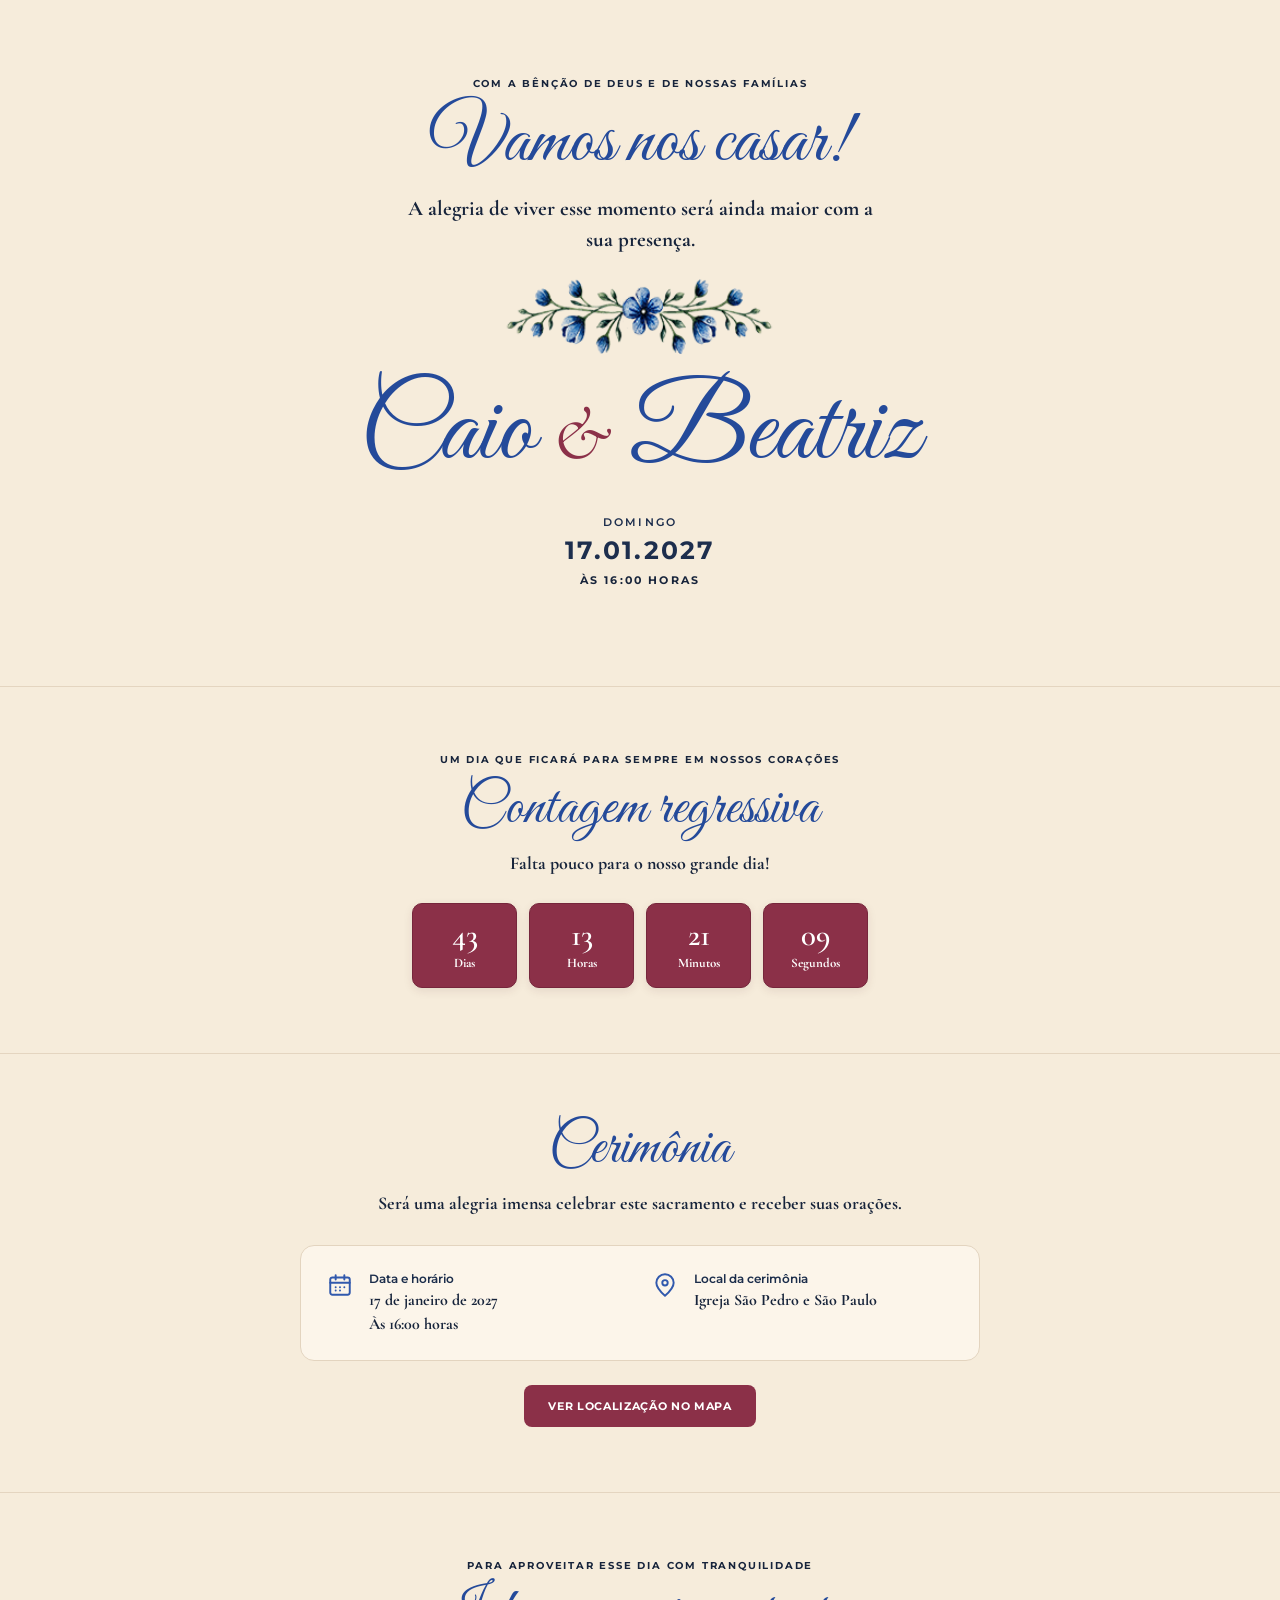
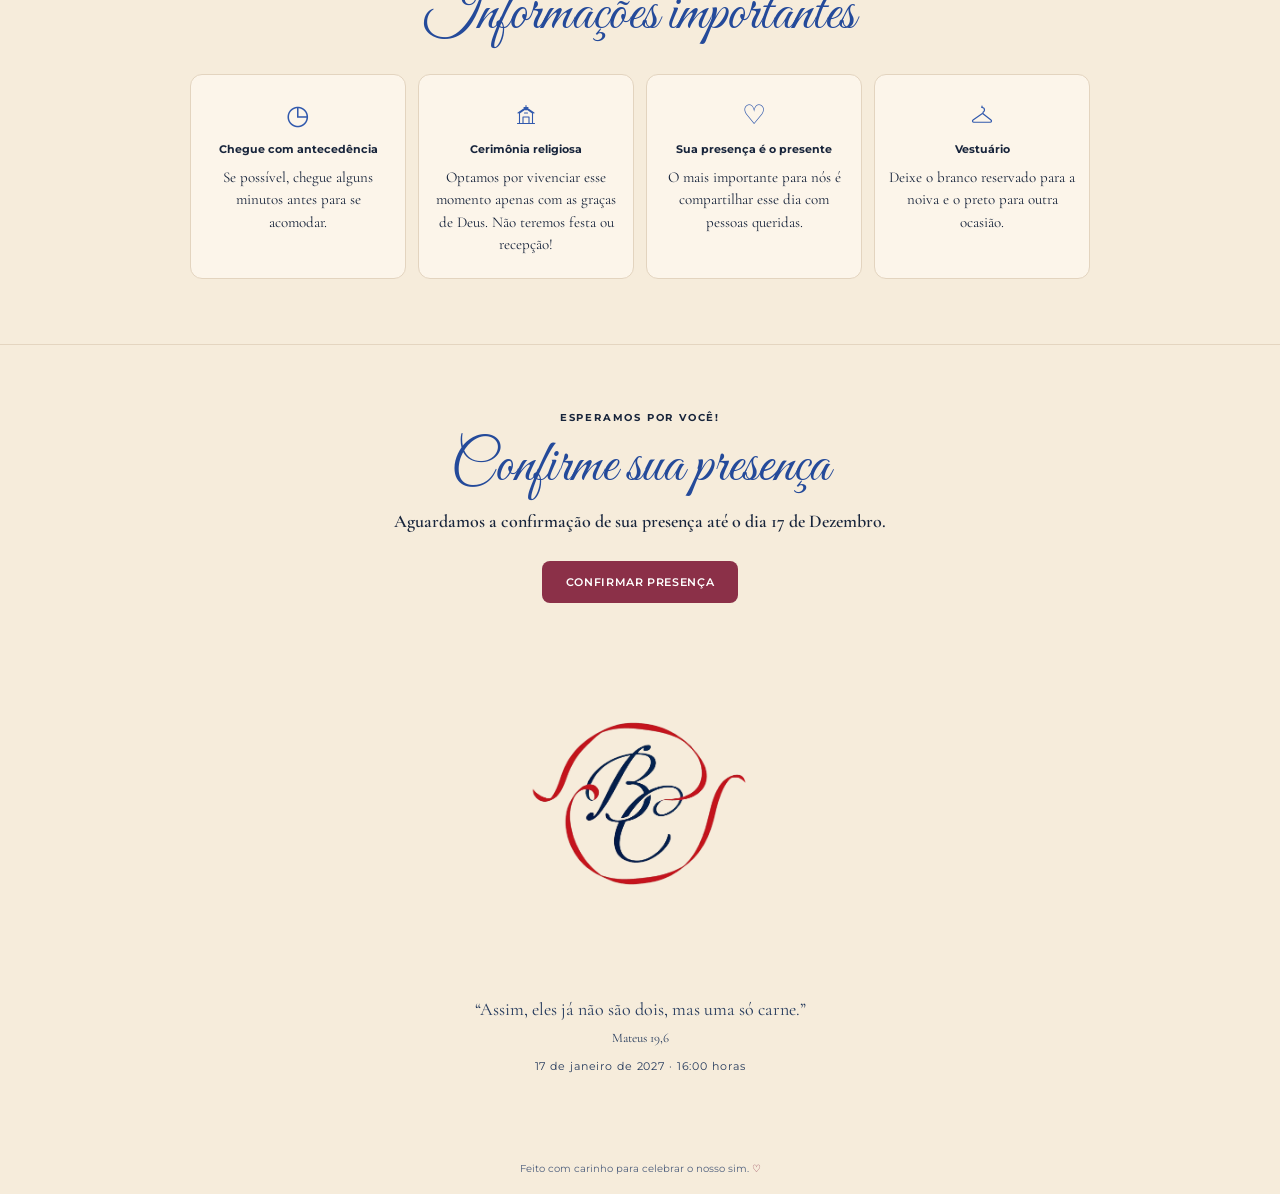
<file: index.html>
<!doctype html>
<html lang="pt-BR">
<head>
  <meta charset="utf-8">
  <meta name="viewport" content="width=device-width, initial-scale=1">
  <meta name="theme-color" content="#f6ecdb">
  <meta name="description" content="Convite de casamento de Caio e Beatriz. Será uma alegria celebrar esse momento com você.">
  <title>Caio & Beatriz | Nosso casamento</title>
  <link rel="preconnect" href="https://fonts.googleapis.com">
  <link rel="preconnect" href="https://fonts.gstatic.com" crossorigin>
  <link href="https://fonts.googleapis.com/css2?family=Great+Vibes&family=Cormorant+Garamond:wght@400;500;600&family=Montserrat:wght@400;500;600&display=swap" rel="stylesheet">
  <link rel="stylesheet" href="style.css">
</head>
<body>
  <main>
    <section class="hero botanical" id="inicio">
      <p class="eyebrow emphasis-copy">Com a bênção de Deus e de nossas famílias</p>
      <h1>Vamos nos casar!</h1>
      <p class="intro emphasis-copy">A alegria de viver esse momento será ainda maior com a sua presença.</p>
      <div class="ornament"><img src="arranjo-divisão.png" alt="Ornamento floral azul" /></div>
      <h2 class="couple-name"><span data-config="groom">Caio</span> <i class="name-separator">&</i> <span data-config="bride">Beatriz</span></h2>
      <div class="hero-date">
        <span class="weekday" id="weekday">DOMINGO</span>
        <strong id="date-large">17.01.2027</strong>
        <span id="time-large" class="emphasis-copy">ÀS 16:00 H</span>
      </div>
    </section>

    <section class="section countdown-section">
      <p class="eyebrow emphasis-copy">Um dia que ficará para sempre em nossos corações</p>
      <h2>Contagem regressiva</h2>
      <p class="section-lead emphasis-copy">Falta pouco para o nosso grande dia!</p>
      <div class="countdown" aria-live="polite">
        <div><strong id="days">—</strong><span>Dias</span></div>
        <div><strong id="hours">—</strong><span>Horas</span></div>
        <div><strong id="minutes">—</strong><span>Minutos</span></div>
        <div><strong id="seconds">—</strong><span>Segundos</span></div>
      </div>
    </section>

    <section class="section" id="cerimonia">
      <h2>Cerimônia</h2>
      <p class="section-lead emphasis-copy">Será uma alegria imensa celebrar este sacramento e receber suas orações.</p>
      <div class="details-card">
        <div class="detail">
          <span class="detail-icon" aria-hidden="true"><svg viewBox="0 0 24 24" fill="none" stroke="currentColor" stroke-width="1.8" stroke-linecap="round" stroke-linejoin="round"><rect x="3" y="5" width="18" height="16" rx="2"/><path d="M16 3v4M8 3v4M3 10h18"/><path d="M8 14h.01M12 14h.01M16 14h.01M8 17h.01M12 17h.01"/></svg></span>
          <div><b>Data e horário</b><span id="ceremony-date" class="emphasis-copy">17 de janeiro de 2027</span><span id="ceremony-time" class="emphasis-copy">Às 16:00 horas</span></div>
        </div>
        <div class="detail">
          <span class="detail-icon" aria-hidden="true"><svg viewBox="0 0 24 24" fill="none" stroke="currentColor" stroke-width="1.8" stroke-linecap="round" stroke-linejoin="round"><path d="M20 10c0 5-8 12-8 12S4 15 4 10a8 8 0 1 1 16 0Z"/><circle cx="12" cy="10" r="2.5"/></svg></span>
          <div><b>Local da cerimônia</b><span data-config="venue" class="emphasis-copy">Igreja São Pedro e São Paulo</span></div>
        </div>
      </div>
      <a class="primary-button" id="map-link" href="#" target="_blank" rel="noopener">Ver localização no mapa</a>
</section>
<section class="section" id="informacoes">
      <p class="eyebrow emphasis-copy">Para aproveitar esse dia com tranquilidade</p>
      <h2>Informações importantes</h2>
      <div class="info-grid">
        <article><span class="info-icon">◷</span><b>Chegue com antecedência</b><p>Se possível, chegue alguns minutos antes para se acomodar.</p></article>
        <article><span class="info-icon church-icon" aria-label="Igreja"><svg viewBox="0 0 48 48" aria-hidden="true" focusable="false"><path d="M7 41h34M11 41V20l13-9 13 9v21M18 41V28h12v13M21 20h6M24 5v9M20 9h8M8 20l16-11 16 11" fill="none" stroke="currentColor" stroke-width="2.2" stroke-linecap="round" stroke-linejoin="round"/></svg></span><b>Cerimônia religiosa</b><p>Optamos por vivenciar esse momento apenas com as graças de Deus. Não teremos festa ou recepção!</p></article>
        <article><span class="info-icon">♡</span><b>Sua presença é o presente</b><p>O mais importante para nós é compartilhar esse dia com pessoas queridas.</p></article>
        <article><span class="info-icon hanger-icon" aria-label="Cabide"><svg viewBox="0 0 48 48" aria-hidden="true" focusable="false"><path d="M24 9a5 5 0 0 1 5 5c0 2.2-1.3 3.5-3 4.5v3l16 12.5a2.5 2.5 0 0 1-1.5 4.5h-33a2.5 2.5 0 0 1-1.5-4.5L24 21.5" fill="none" stroke="currentColor" stroke-width="2.4" stroke-linecap="round" stroke-linejoin="round"/><path d="M24 9V6" fill="none" stroke="currentColor" stroke-width="2.4" stroke-linecap="round"/></svg></span><b>Vestuário</b><p data-config="dressCode"> Deixe o branco reservado para a noiva e o preto para outra ocasião.</p></article>
      </div>
    </section>

<section class="section rsvp-section" id="presenca">
  <p class="eyebrow emphasis-copy">Esperamos por você!</p>

  <h2>Confirme sua presença</h2>

  <p class="section-lead">
    Aguardamos a confirmação de sua presença até o dia 17 de Dezembro.
  </p>

  <a
    href="https://docs.google.com/forms/d/e/1FAIpQLSfyBePAG5L6mbTvOWnA65iunnndz1fjSqGIhm7T0NJXWZYzGg/viewform?usp=dialog"
    class="primary-button"
    target="_blank"
    rel="noopener noreferrer"
    style="display: inline-flex; align-items: center; justify-content: center; width: auto; max-width: 100%; box-sizing: border-box; text-decoration: none; cursor: pointer;">
    CONFIRMAR PRESENÇA
  </a>
</section>

    <div class="monogram-placeholder monogram-after-rsvp"><img src="monograma.png" alt="Monograma de Caio e Beatriz"></div>

    <section class="closing botanical">
      <p>“Assim, eles já não são dois, mas uma só carne.”<br><small>Mateus 19,6</small></p>
      <p class="footer-date" id="footer-date">17 de janeiro de 2027 · 16:00 H</p>
    </section>
  </main>
  <footer>Feito com carinho para celebrar o nosso sim. <span>♡</span></footer>
  <script src="config.js"></script>
  <script src="script.js"></script>
</body>
</html>
</file>
<file: style.css>
*{box-sizing:border-box}html{scroll-behavior:smooth}body{margin:0;background:#f7f8fc;color:#263f70;font-family:"Cormorant Garamond",Georgia,serif;font-size:18px;line-height:1.5}.hero,.section,.closing{position:relative;text-align:center;padding:76px 22px}.hero{min-height:650px;display:flex;flex-direction:column;align-items:center;justify-content:center;overflow:hidden;background:radial-gradient(ellipse at 50% 40%,#fff 0,#eef2fb 54%,#e3eafa 100%)}.botanical:before,.botanical:after{content:"✿  ❧  ✿";position:absolute;color:#7186b2;opacity:.48;font-size:clamp(32px,6vw,70px);letter-spacing:12px;pointer-events:none}.botanical:before{top:18px;left:2%;transform:rotate(-18deg)}.botanical:after{right:2%;bottom:15px;transform:rotate(165deg)}.eyebrow{font-family:Montserrat,sans-serif;font-size:10px;letter-spacing:.18em;text-transform:uppercase;color:#7d89a4;margin:0 0 12px}.hero h1,.section h2,.closing h2{font-family:"Great Vibes",cursive;font-weight:400;font-size:clamp(48px,7vw,76px);line-height:1.05;margin:0 0 10px;color:#244a9a}.intro{max-width:470px;margin:0 auto 16px;font-size:21px}.ornament{width:min(285px,78vw);height:80px;margin:4px auto 12px;display:flex;align-items:center;justify-content:center;position:relative}.ornament img{display:block;width:100%;height:100%;object-fit:contain}.invite-line{font-size:15px;letter-spacing:.04em}.couple-name{font-family:"Great Vibes",cursive;font-size:clamp(64px,10vw,110px);font-weight:400;line-height:1.1;margin:5px 0 20px;color:#244a9a}.couple-name i{font-size:.7em;color:#8b3048}.name-separator{font-family:"Cormorant Garamond",Georgia,serif}.hero-date{display:flex;flex-direction:column;gap:2px;margin:0 0 22px;font-family:Montserrat,sans-serif;letter-spacing:.12em}.hero-date strong{font-size:25px}.hero-date span{font-size:11px}.weekday{font-weight:600}.primary-button{display:inline-flex;align-items:center;justify-content:center;gap:12px;border:0;border-radius:8px;padding:13px 24px;background:#3159ad;color:white;text-decoration:none;font-family:Montserrat,sans-serif;font-size:11px;letter-spacing:.06em;text-transform:uppercase;cursor:pointer;transition:.2s}.primary-button:hover{background:#203f82;transform:translateY(-1px)}.section{padding:65px 22px;border-top:1px solid #dce3f2;background:linear-gradient(135deg,#f8f9fd,#e9eef9)}.section h2{font-size:clamp(42px,6vw,58px)}.section-lead{max-width:560px;margin:0 auto 26px}.countdown{display:flex;justify-content:center;gap:12px;flex-wrap:wrap}.countdown div{width:105px;padding:13px 8px;background:rgba(69,105,190,.10);border:1px solid #dce4f4;border-radius:10px;display:flex;flex-direction:column}.countdown strong{font-size:31px;font-weight:500;line-height:1.2}.countdown span{font-size:13px}.details-card{max-width:680px;margin:28px auto 24px;padding:24px;display:grid;grid-template-columns:1fr 1fr;gap:20px;text-align:left;background:rgba(255,255,255,.55);border:1px solid #dce3f0;border-radius:14px}.detail{display:flex;gap:14px;align-items:flex-start}.detail-icon{font-size:28px;color:#3159ad}.detail div{display:flex;flex-direction:column}.detail b{font-family:Montserrat,sans-serif;font-size:12px}.detail span:not(.detail-icon){font-size:16px}.small-note{font-family:Montserrat,sans-serif;font-size:10px;color:#7e8ba7;margin:12px auto 0}.soft-section{background:radial-gradient(ellipse at center,#fff,#e9eef9)}.story-text{max-width:650px;margin:0 auto 26px}.photo-placeholder{max-width:520px;min-height:170px;margin:auto;border:1px dashed #aab8d5;border-radius:14px;background:rgba(255,255,255,.55);display:flex;flex-direction:column;align-items:center;justify-content:center;padding:20px;color:#7385a8}.photo-placeholder span{font-size:32px;color:#8b3048}.photo-placeholder p{margin:5px}.photo-placeholder small{font-family:Montserrat,sans-serif;font-size:9px}.photo-placeholder img{display:block;width:100%;max-height:340px;object-fit:cover;border-radius:12px}.info-grid{max-width:900px;margin:28px auto 0;display:grid;grid-template-columns:repeat(4,1fr);gap:12px}.info-grid article{padding:22px 14px;background:rgba(255,255,255,.62);border:1px solid #dfe5f2;border-radius:12px}.info-icon{display:block;font-size:30px;margin-bottom:8px;color:#3159ad}.info-grid b{font-family:Montserrat,sans-serif;font-size:11px;display:block}.info-grid p{font-size:15px;margin:8px 0 0}.rsvp-section{background:linear-gradient(135deg,#f8f9fd,#e8edfa)}.rsvp-form{max-width:420px;margin:25px auto 0;text-align:left;display:flex;flex-direction:column;gap:8px}.rsvp-form label{font-family:Montserrat,sans-serif;font-size:11px}.rsvp-form input,.rsvp-form select{width:100%;padding:13px;border:1px solid #c6d1e8;border-radius:7px;background:white;color:#263f70;font:16px "Cormorant Garamond",serif;margin-bottom:8px}.rsvp-form button{width:100%;margin-top:8px}.closing{padding:60px 22px;background:radial-gradient(ellipse at center,#fff,#e9eef9)}.closing h2{font-size:45px}.closing-names{font-family:"Great Vibes",cursive;font-size:58px;margin:0;color:#244a9a}.closing p{margin:8px auto}.closing small{font-size:13px}.footer-date{font-family:Montserrat,sans-serif;font-size:11px;letter-spacing:.08em}footer{text-align:center;padding:18px;background:#e5eaf6;font-family:Montserrat,sans-serif;font-size:10px;color:#63759b}footer span{color:#8b3048}
@media(max-width:700px){.hero{min-height:610px;padding:65px 20px}.details-card{grid-template-columns:1fr;padding:18px}.info-grid{grid-template-columns:repeat(2,1fr)}.section{padding:52px 18px}.countdown{gap:7px}.countdown div{width:calc(50% - 7px);max-width:130px}.botanical:before,.botanical:after{font-size:30px;letter-spacing:3px}.couple-name{font-size:72px}}
@media(prefers-reduced-motion:reduce){html{scroll-behavior:auto}*,*:before,*:after{transition:none!important}}


/* Ajuste de contraste para melhorar a leitura dos textos formais. */
body{color:#1d2e4d}
.intro,.invite-line,.section-lead,.detail span:not(.detail-icon),.info-grid p,.closing p{color:#263b5d}
.eyebrow,.small-note,.footer-date,footer{color:#4e5f7d}
.detail b,.info-grid b,.rsvp-form label{color:#1b2d4b;font-weight:600}
.hero-date,.rsvp-form,.countdown,.section{color:#1d2e4d}
.countdown span{color:#344967}


/* Destaque das frases solicitadas no convite. */
.emphasis-copy{color:#17243b!important;font-weight:700!important}

/* Paleta em tom marfim quente e contagem regressiva em marsala. */
body{background:#f6ecdb}
.hero{background:radial-gradient(ellipse at 50% 40%,#fbf5eb 0,#f6ecdb 58%,#eee0ca 100%)}
.section{background:linear-gradient(135deg,#f8f1e6,#f0e4d2);border-top-color:#e4d5c0}
.soft-section{background:radial-gradient(ellipse at center,#fbf5eb,#f0e4d2)}
.rsvp-section{background:linear-gradient(135deg,#f8f1e6,#efe2cf)}
.closing{background:radial-gradient(ellipse at center,#fbf5eb,#f0e4d2)}
footer{background:#e9dcc8}
.details-card,.info-grid article,.photo-placeholder{background:rgba(255,250,242,.68);border-color:#e3d4bf}
.countdown div{background:#8b3048;border:1px solid #76263c;box-shadow:0 3px 10px rgba(80,25,42,.10)}
.countdown strong{color:#fff;font-weight:600}
.countdown span{color:#35151f;font-weight:700}

/* Ajustes finais solicitados: fundo uniforme, sem adornos nas extremidades e rótulos brancos. */
body,
.hero,
.section,
.soft-section,
.rsvp-section,
.closing,
footer{background:#f6ecdb!important}
.botanical:before,
.botanical:after{display:none!important}
.countdown span{color:#fff!important;font-weight:700}


/* Botão de localização em marsala, com texto branco e em negrito. */
#map-link{background:#8b3048;color:#fff;font-weight:700}
#map-link:hover{background:#76263c}


/* Ícones de calendário e localização e destaque dos dados da cerimônia. */
.detail-icon{width:30px;min-width:30px;height:30px;display:flex;align-items:center;justify-content:center}
.detail-icon svg{display:block;width:26px;height:26px}
#ceremony-date,#ceremony-time,[data-config="venue"]{color:#17243b!important;font-weight:700!important}


/* Informações importantes: ícone de igreja e maior contraste nos textos. */
#informacoes .eyebrow,
#informacoes .info-grid b,
#informacoes .info-grid p{color:#17243b!important}
#informacoes .info-grid b{font-weight:700}
#informacoes .info-icon.church-icon{display:flex;align-items:center;justify-content:center}
#informacoes .info-icon.church-icon svg{display:block;width:31px;height:31px}

/* Ícone simples de cabide em Informações importantes. */
#informacoes .info-icon.hanger-icon{display:flex;align-items:center;justify-content:center}
#informacoes .info-icon.hanger-icon svg{display:block;width:31px;height:31px}

/* Padroniza tamanho e alinhamento dos quatro ícones de Informações importantes */
#informacoes .info-grid .info-icon{display:flex;width:36px;height:36px;margin:0 auto 8px;align-items:center;justify-content:center;font-size:27px;line-height:1}
#informacoes .info-grid .info-icon svg{display:block;width:24px;height:24px;flex:0 0 24px}

/* Reforça o contraste das informações e das frases da confirmação de presença. */
#informacoes .info-grid b,
#informacoes .info-grid p,
#informacoes .eyebrow,
#presenca .eyebrow,
#presenca .section-lead{color:#17243b!important}
#presenca .eyebrow,
#presenca .section-lead{font-weight:600}


/* Botão de confirmação em vermelho marsala */
#presenca .rsvp-form {
  max-width: 320px;
  margin: 25px auto 0;
  text-align: center;
}
#presenca .primary-button {
  width: 100%;
  background: #8b3048;
  color: #ffffff;
  font-weight: 600;
}
#presenca .primary-button:hover {
  background: #70243a;
}

/* Espaço reservado para o monograma: substitua monograma.png pelo PNG definitivo. */
.monogram-placeholder{width:224px;height:224px;margin:0 auto 18px;display:flex;align-items:center;justify-content:center;overflow:hidden}
.monogram-placeholder img{display:block;width:100%;height:100%;object-fit:contain}

/* Monograma posicionado logo após a confirmação de presença. */
.monogram-after-rsvp{width:224px;height:224px;margin:24px auto 12px;}
</file>
